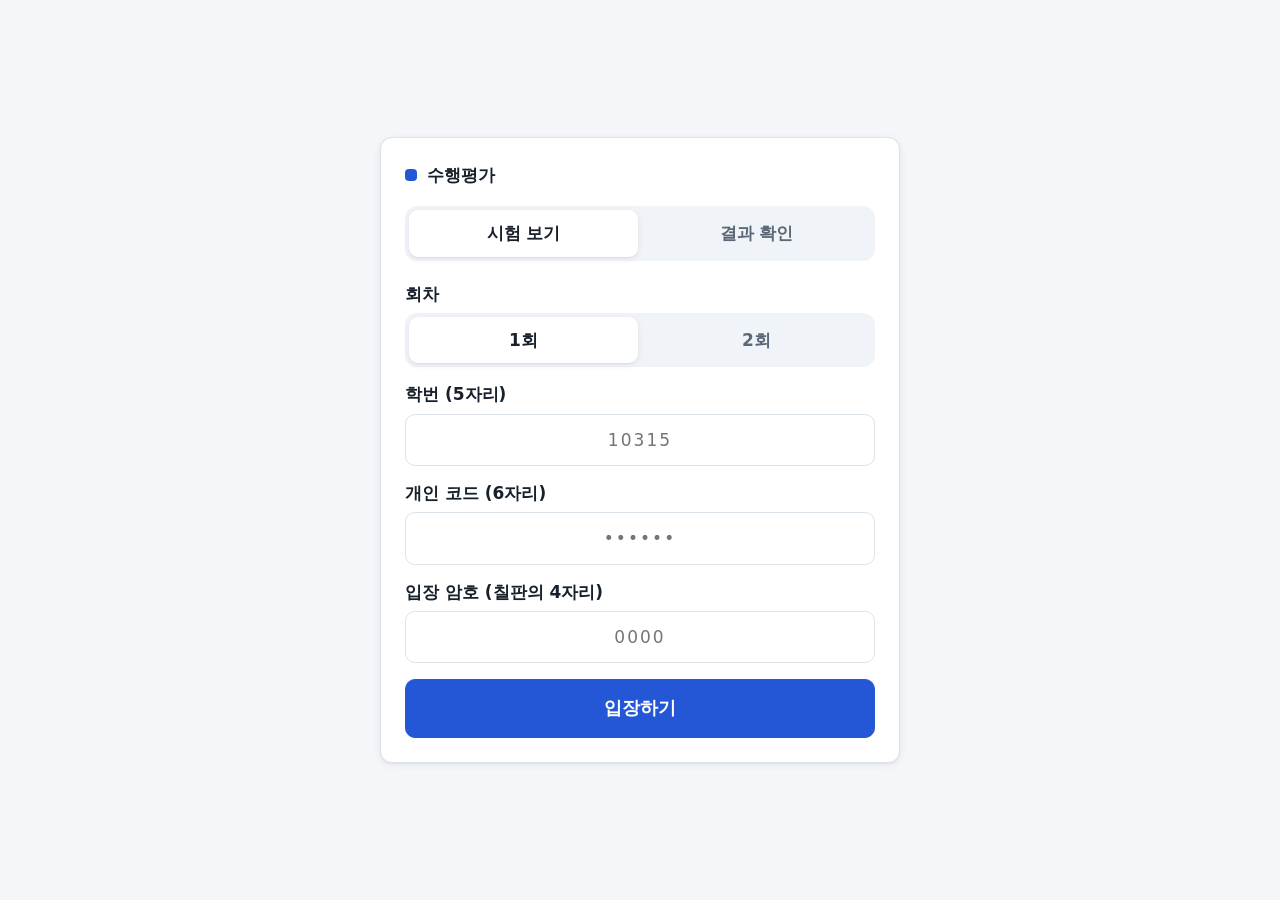
<file: index.html>
<!doctype html>
<html lang="ko">
<head>
<meta charset="utf-8">
<meta name="viewport" content="width=device-width, initial-scale=1">
<title>수행평가 응시</title>
<link rel="stylesheet" href="css/style.css">
<style>
  body.exam { overflow: hidden; user-select: none; -webkit-user-select: none; }
  .brand { display: flex; align-items: center; gap: 10px; font-weight: 800; font-size: 1.05rem; }
  .brand-dot { width: 12px; height: 12px; border-radius: 4px; background: var(--primary); }
  .center-screen { min-height: 100vh; display: flex; align-items: center; justify-content: center; padding: 24px 16px; }
  .rule-list { margin: 0; padding-left: 1.2em; }
  .rule-list li + li { margin-top: 6px; }

  /* 시험 화면 (CBT 방식) */
  .exam-shell { --qs: 1; height: 100vh; height: 100dvh; display: grid; grid-template-rows: auto 1fr auto; }
  .exam-top { display: flex; align-items: center; gap: 14px; padding: 10px 20px; background: var(--surface); border-bottom: 1px solid var(--line); flex-wrap: wrap; }
  .who { display: flex; align-items: center; gap: 8px; font-weight: 700; }
  .stat { font-size: .9rem; color: var(--text-2); white-space: nowrap; }
  .stat strong { color: var(--text); font-size: 1.05rem; }
  .stat.warn strong { color: var(--bad); }
  .fontsize { display: flex; align-items: center; gap: 4px; }
  .fontsize span { font-size: .85rem; color: var(--text-2); margin-right: 2px; }
  .fontsize button { font: inherit; font-weight: 800; width: 40px; height: 36px; border-radius: 8px; border: 1px solid var(--line); background: #fff; cursor: pointer; color: var(--text); }
  .fontsize button.on { background: var(--primary); border-color: var(--primary); color: #fff; }
  .timer { font-variant-numeric: tabular-nums; font-weight: 800; font-size: 1.35rem; padding: 4px 14px; border-radius: 10px; background: var(--surface-2); }
  .timer.low { background: var(--bad-soft); color: var(--bad); }
  .save-state { font-size: .82rem; color: var(--text-2); min-width: 56px; text-align: right; }
  .exam-main { display: grid; grid-template-columns: 1fr auto; gap: 16px; padding: 16px 20px; min-height: 0; }
  .q-card { background: var(--surface); border: 1px solid var(--line); border-radius: 16px; padding: 24px 30px; overflow: auto; min-height: 0; }
  .q-head { display: flex; align-items: center; gap: 12px; margin-bottom: 12px; }
  .q-no { color: var(--primary); font-weight: 800; font-size: calc(1.05rem * var(--qs)); }
  .unit-tag { font-size: .9rem; font-weight: 700; color: #3b4a5f; background: var(--surface-2); border: 1px solid var(--line); border-radius: 999px; padding: 5px 12px; }
  .flag-btn { font: inherit; font-size: .9rem; font-weight: 700; border: 1px solid var(--line); background: #fff; border-radius: 999px; padding: 6px 14px; cursor: pointer; color: var(--text-2); min-height: 36px; }
  .flag-btn.on { background: var(--warn-soft); border-color: #f0c98a; color: var(--warn); }
  .q-stem { font-size: calc(1.3rem * var(--qs)); font-weight: 700; line-height: 1.55; margin-bottom: 20px; }
  .opts { display: grid; gap: 12px; }
  .opt { display: flex; gap: 14px; align-items: center; text-align: left; width: 100%; font: inherit; font-size: calc(1.12rem * var(--qs));
         background: #fff; border: 2px solid var(--line); border-radius: 14px; padding: 14px 18px; cursor: pointer; min-height: 60px; color: var(--text); }
  .opt:hover { border-color: #b9c6dd; }
  .opt .mark { flex: none; width: 34px; height: 34px; border-radius: 50%; border: 2px solid #b9c3d0; display: flex; align-items: center; justify-content: center; font-weight: 800; color: var(--text-2); }
  .opt.sel { border-color: var(--primary); background: var(--primary-soft); }
  .opt.sel .mark { background: var(--primary); border-color: var(--primary); color: #fff; }

  /* 답안 표기란: 화면 크기에 맞춰 1줄·2줄·번호판으로 자동 배치 */
  .omr { background: var(--surface); border: 1px solid var(--line); border-radius: 16px; padding: 12px; display: flex; flex-direction: column; min-height: 0; }
  .omr h3 { font-size: .95rem; margin: 2px 4px 8px; }
  .omr-body { flex: 1; min-height: 0; display: grid; gap: 4px 14px; align-content: start; overflow: auto; }
  .omr.c1 .omr-body { grid-template-columns: auto; grid-auto-flow: row; }
  .omr.c2 .omr-body { grid-template-columns: auto auto; grid-template-rows: repeat(10, auto); grid-auto-flow: column; }
  .omr-row { display: flex; align-items: center; gap: 4px; border-radius: 10px; padding: 0 4px; height: var(--row-h, 44px); }
  .omr-row.cur { background: var(--primary-soft); }
  .omr-row.ualt:not(.cur) { background: #f6f8fb; }
  .omr-unit { width: 40px; flex: none; font-size: .72rem; font-weight: 800; color: var(--primary); text-align: center; line-height: 1.1; }
  .omr-sec { display: none; }
  .omr-no { font: inherit; font-weight: 800; width: 44px; height: calc(var(--row-h, 44px) - 4px); border: 0; background: transparent; cursor: pointer; color: var(--text); display: flex; align-items: center; justify-content: center; gap: 2px; border-radius: 8px; }
  .omr-no .fl { color: var(--warn); font-size: .8rem; }
  .bub { font: inherit; font-weight: 700; width: var(--bub, 38px); height: var(--bub, 38px); border-radius: 50%; border: 2px solid #b9c3d0; background: #fff; cursor: pointer; color: var(--text-2); padding: 0; font-size: .95rem; }
  .bub.on { background: #1f2937; border-color: #1f2937; color: #fff; }
  .omr.compact .omr-body { grid-template-columns: repeat(4, 1fr); gap: 8px; }
  .omr.compact .bub { display: none; }
  .omr.compact .omr-row { padding: 0; height: 48px; }
  .omr.compact .omr-no { width: 100%; height: 48px; border: 2px solid var(--line); background: #fff; }
  .omr.compact .omr-row.done .omr-no { background: var(--primary-soft); border-color: #b8c9f3; color: var(--primary); }
  .omr.compact .omr-row.cur .omr-no { border-color: var(--primary); }
  .omr.compact .omr-legend { display: none; }
  .omr.compact .omr-unit { display: none; }
  .omr.compact .omr-sec { display: block; grid-column: 1 / -1; font-size: .8rem; font-weight: 800; color: var(--primary); margin-top: 4px; }
  .omr-legend { font-size: .78rem; color: var(--text-2); margin: 8px 4px 0; }
  .exam-bottom { display: flex; gap: 10px; padding: 10px 20px; background: var(--surface); border-top: 1px solid var(--line); flex-wrap: wrap; }

  /* 제출 전 점검 */
  .check-grid { display: grid; grid-template-columns: repeat(5, 1fr); gap: 8px; margin: 12px 0; }
  .check-grid button { font: inherit; font-weight: 700; height: 52px; border-radius: 10px; border: 2px solid var(--line); background: #fff; cursor: pointer; color: var(--text); display: flex; flex-direction: column; align-items: center; justify-content: center; line-height: 1.1; }
  .check-grid button small { font-size: .72rem; font-weight: 600; }
  .check-grid button.done { background: var(--primary-soft); border-color: #b8c9f3; color: var(--primary); }
  .check-grid button.empty { background: var(--bad-soft); border-color: #efc4c4; color: var(--bad); }
  .check-grid button.flag { box-shadow: 0 0 0 3px #f0c98a inset; }

  /* 워터마크: 학번 */
  .watermark { position: fixed; inset: 0; pointer-events: none; z-index: 40; opacity: .035; overflow: hidden;
               font-weight: 800; font-size: 26px; color: #000; line-height: 120px; white-space: pre; transform: rotate(-18deg) scale(1.4); }

  /* 화면 이탈 가림막 */
  .cover { position: fixed; inset: 0; z-index: 60; background: #0f172a; color: #fff; display: flex; align-items: center; justify-content: center; text-align: center; padding: 24px; }
  .cover .btn { margin-top: 18px; }

  /* 결과 */
  .score-big { font-size: 3rem; font-weight: 800; line-height: 1; }
  .review-item { border: 1px solid var(--line); border-radius: 12px; padding: 14px 16px; }
  .review-item.wrong { border-color: #efc4c4; background: #fff8f8; }
  .review-opt { padding: 4px 8px; border-radius: 8px; }
  .review-opt.answer { background: var(--good-soft); color: #0f5534; font-weight: 700; }
  .review-opt.mine-wrong { background: var(--bad-soft); color: #8a1f1f; font-weight: 700; }

  @media (max-width: 760px) {
    .exam-main { grid-template-columns: 1fr; grid-template-rows: 1fr auto; }
    .omr { max-height: 34vh; }
    .q-card { padding: 18px; }
  }
  @media print { body * { display: none !important; } }
</style>
</head>
<body>
<noscript>이 페이지는 자바스크립트가 필요합니다.</noscript>

<!-- 1. 입장 -->
<section id="scr-enter" class="center-screen hidden">
  <div class="card narrow" style="width:100%">
    <div class="brand" style="margin-bottom:18px"><span class="brand-dot"></span>수행평가</div>
    <div class="tabs" role="tablist" style="margin-bottom:20px">
      <button type="button" class="on" data-tab="exam">시험 보기</button>
      <button type="button" data-tab="result">결과 확인</button>
    </div>

    <form id="f-enter" class="stack" autocomplete="off">
      <div id="lock-banner" class="notice warn hidden">
        <strong>잠금 모드가 아닙니다.</strong> 아래 버튼으로 시험 전용 화면(테스트 응시)을 열어 주세요.
        <div style="margin-top:10px"><a id="lock-link" class="btn primary block" href="#">잠금 모드로 열기</a></div>
        <div class="small" style="margin-top:8px">버튼이 작동하지 않으면 교사의 안내를 따라 이 화면에서 바로 입장하세요.</div>
      </div>
      <div id="lock-ok" class="notice good hidden">잠금 모드에서 응시 중입니다.</div>
      <div class="field">
        <label>회차</label>
        <div class="tabs" id="round-pick">
          <button type="button" class="on" data-round="1">1회</button>
          <button type="button" data-round="2">2회</button>
        </div>
      </div>
      <div class="field">
        <label for="in-sno">학번 (5자리)</label>
        <input id="in-sno" class="big-input" type="tel" inputmode="numeric" maxlength="5" placeholder="10315" required>
      </div>
      <div class="field">
        <label for="in-code">개인 코드 (6자리)</label>
        <input id="in-code" class="big-input" type="tel" inputmode="numeric" maxlength="6" placeholder="••••••" required>
      </div>
      <div class="field">
        <label for="in-pin">입장 암호 (칠판의 4자리)</label>
        <input id="in-pin" class="big-input" type="tel" inputmode="numeric" maxlength="4" placeholder="0000" required>
      </div>
      <div id="enter-msg" class="notice bad hidden" role="alert"></div>
      <button class="btn primary lg block" type="submit">입장하기</button>
    </form>

    <form id="f-result" class="stack hidden" autocomplete="off">
      <div class="field">
        <label for="r-sno">학번 (5자리)</label>
        <input id="r-sno" class="big-input" type="tel" inputmode="numeric" maxlength="5" required>
      </div>
      <div class="field">
        <label for="r-code">개인 코드 (6자리)</label>
        <input id="r-code" class="big-input" type="tel" inputmode="numeric" maxlength="6" required>
      </div>
      <div id="result-msg" class="notice bad hidden" role="alert"></div>
      <button class="btn primary lg block" type="submit">결과 보기</button>
    </form>
  </div>
</section>

<!-- 2. 시작 안내 -->
<section id="scr-guide" class="center-screen hidden">
  <div class="card narrow stack" style="width:100%">
    <div class="brand"><span class="brand-dot"></span><span id="g-title">수행평가</span></div>
    <h1 id="g-sno">학번</h1>
    <ul class="rule-list">
      <li><strong id="g-count">20</strong>문항, 제한 시간 <strong id="g-min">20</strong>분입니다. <strong>교사가 시험을 시작하면 반 전체가 동시에</strong> 시작하고 동시에 끝납니다.</li>
      <li>답은 고를 때마다 자동으로 저장됩니다.</li>
      <li>시험은 <strong>전체 화면</strong>으로 진행되며, Alt+Tab·윈도우 키는 막힙니다.</li>
      <li>다른 창으로 나가거나 전체 화면을 벗어나면 <strong>문제가 가려지고, 기록되어 교사 화면에 바로 표시</strong>됩니다.</li>
      <li>복사·붙여넣기·인쇄·우클릭은 막혀 있으며, 시도하면 기록됩니다.</li>
      <li>시간이 끝나면 그때까지 고른 답으로 자동 제출됩니다.</li>
    </ul>
    <div id="wait-box" class="notice hidden" style="text-align:center;padding:22px">
      <div style="font-size:1.4rem;font-weight:800;margin-bottom:6px" id="wait-title">준비 완료</div>
      <div id="wait-text">교사가 시험을 시작하면 자동으로 문제가 나옵니다. 화면을 그대로 두고 기다리세요.</div>
    </div>
    <div id="late-box" class="notice warn hidden"></div>
    <div id="guide-msg" class="notice bad hidden" role="alert"></div>
    <button id="btn-start" class="btn primary lg block" type="button">준비 완료 (전체 화면으로 대기)</button>
  </div>
</section>

<!-- 3. 시험 -->
<section id="scr-exam" class="exam-shell hidden">
  <header class="exam-top">
    <div class="who"><span class="brand-dot"></span><span id="e-title"></span><span class="badge primary" id="e-sno"></span></div>
    <div class="spacer"></div>
    <span class="stat">전체 <strong id="e-total">20</strong></span>
    <span class="stat warn" id="e-left-wrap">안 푼 문제 <strong id="e-left">20</strong></span>
    <div class="fontsize" role="group" aria-label="글자 크기"><span>글자 크기</span>
      <button type="button" data-fs="1" class="on">가</button><button type="button" data-fs="1.15">가</button><button type="button" data-fs="1.3">가</button>
    </div>
    <span class="save-state" id="e-save"></span>
    <span class="timer" id="e-timer" aria-live="off">--:--</span>
  </header>
  <main class="exam-main">
    <article class="q-card" id="q-card">
      <div class="q-head">
        <div class="q-no" id="e-qno"></div>
        <span class="unit-tag" id="e-unit"></span>
        <button type="button" class="flag-btn" id="btn-flag">☆ 다시 볼 문제로 표시</button>
      </div>
      <div class="q-stem" id="e-stem"></div>
      <div class="opts" id="e-opts"></div>
    </article>
    <aside class="omr c1" id="omr">
      <h3>답안 표기란</h3>
      <div class="omr-body" id="omr-body"></div>
      <div class="omr-legend" id="omr-legend">번호를 누르면 그 문제로 갑니다. ⚑는 다시 볼 문제입니다. 문제는 학습 순서대로 나옵니다.</div>
    </aside>
  </main>
  <footer class="exam-bottom">
    <button id="btn-prev" class="btn lg" type="button">← 이전 문제</button>
    <button id="btn-next" class="btn lg" type="button">다음 문제 →</button>
    <button id="btn-empty" class="btn lg" type="button">안 푼 문제로</button>
    <div class="spacer"></div>
    <button id="btn-submit" class="btn primary lg" type="button">답안 제출</button>
  </footer>
  <div class="watermark" id="watermark" aria-hidden="true"></div>
</section>

<!-- 4. 제출 완료 -->
<section id="scr-done" class="center-screen hidden">
  <div class="card narrow stack" style="width:100%;text-align:center">
    <div style="font-size:3rem">✔</div>
    <h1>제출 완료</h1>
    <p id="done-msg" class="muted">답안이 제출되었습니다. 점수는 시험이 마감된 뒤 '결과 확인'에서 볼 수 있습니다.</p>
    <p class="small muted"><span id="done-count">10</span>초 뒤 첫 화면으로 돌아갑니다.</p>
    <button id="btn-home" class="btn block" type="button">첫 화면으로</button>
  </div>
</section>

<!-- 5. 결과 -->
<section id="scr-result" class="hidden">
  <div class="wrap stack" style="max-width:860px">
    <div class="row"><div class="brand"><span class="brand-dot"></span>결과 확인</div><div class="spacer"></div>
      <span class="badge" id="res-sno"></span><button id="btn-res-back" class="btn sm" type="button">나가기</button></div>
    <div id="res-body" class="stack"></div>
  </div>
</section>

<!-- 화면 이탈 가림막 -->
<div id="cover" class="cover hidden">
  <div>
    <h2>시험 화면을 벗어났습니다</h2>
    <p>다른 창이나 전체 화면 밖으로 나가면 문제가 가려지고, 이 기록은 교사 화면에 바로 표시됩니다.<br>아래 버튼을 눌러 시험으로 돌아가세요.</p>
    <button id="btn-back" class="btn primary lg" type="button">시험으로 돌아가기</button>
  </div>
</div>

<div id="modal" class="modal-back hidden"><div class="modal" id="modal-body"></div></div>

<script src="config.js"></script>
<script src="vendor/supabase.js"></script>
<script src="js/student.js"></script>
</body>
</html>
</file>
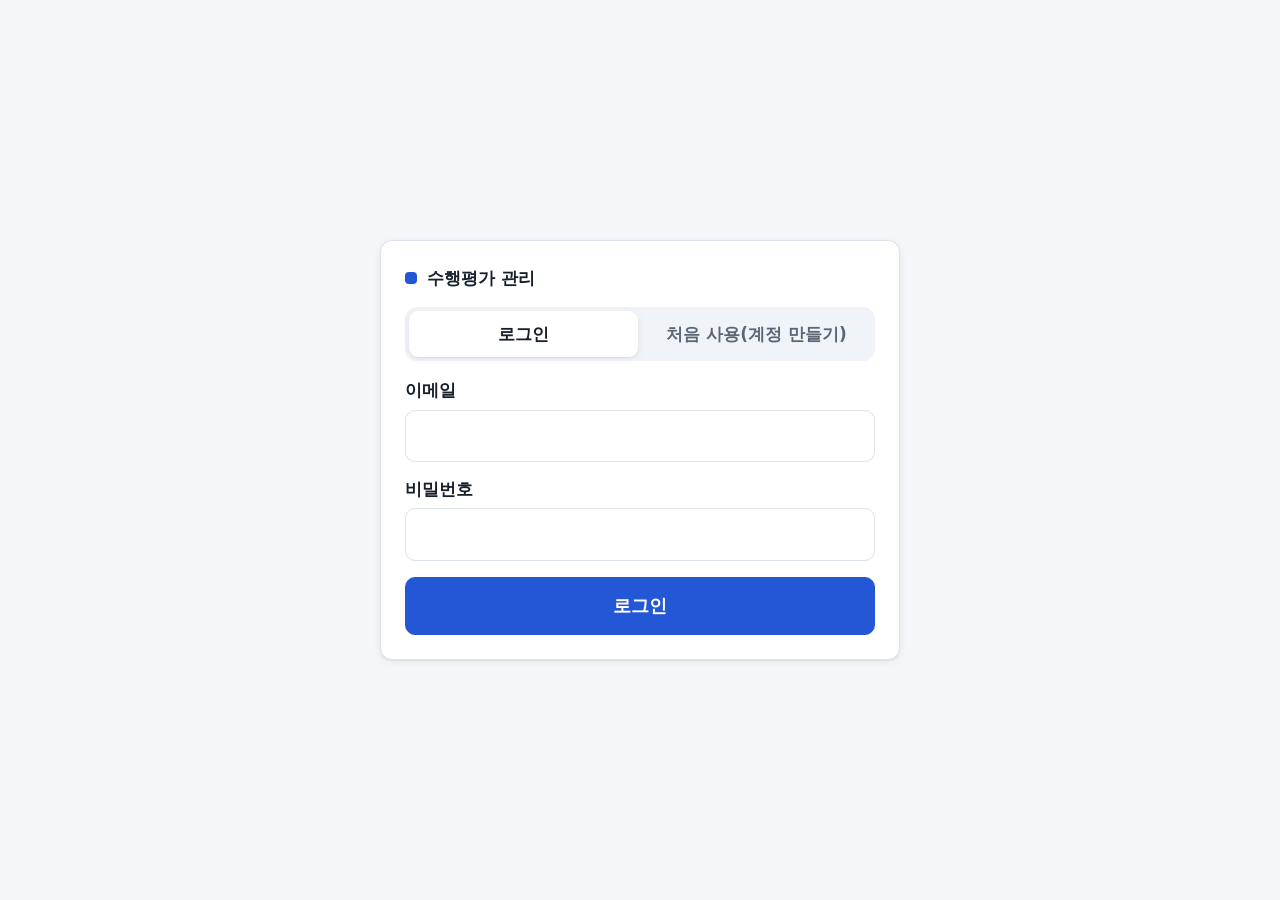
<file: admin.html>
<!doctype html>
<html lang="ko">
<head>
<meta charset="utf-8">
<meta name="viewport" content="width=device-width, initial-scale=1">
<title>수행평가 관리</title>
<link rel="stylesheet" href="css/style.css">
<style>
  .topbar { background: var(--surface); border-bottom: 1px solid var(--line); position: sticky; top: 0; z-index: 20; }
  .topbar .wrap { padding-top: 10px; padding-bottom: 10px; }
  .brand { display: flex; align-items: center; gap: 10px; font-weight: 800; }
  .brand-dot { width: 12px; height: 12px; border-radius: 4px; background: var(--primary); }
  nav.main { display: flex; gap: 4px; flex-wrap: wrap; }
  nav.main button { font: inherit; font-weight: 700; border: 0; background: transparent; padding: 8px 14px; border-radius: 9px; cursor: pointer; color: var(--text-2); }
  nav.main button.on { background: var(--primary-soft); color: var(--primary); }
  .pin-box { font-size: 4.2rem; font-weight: 800; letter-spacing: .25em; font-variant-numeric: tabular-nums; line-height: 1; color: var(--primary); }
  .kpis { display: grid; grid-template-columns: repeat(auto-fit, minmax(130px, 1fr)); gap: 12px; }
  .kpi { background: var(--surface); border: 1px solid var(--line); border-radius: 12px; padding: 12px 14px; }
  .kpi .v { font-size: 1.6rem; font-weight: 800; font-variant-numeric: tabular-nums; }
  .kpi .k { font-size: .85rem; color: var(--text-2); }
  .grid-2 { display: grid; grid-template-columns: 1fr 1fr; gap: 16px; }
  .sel-row { display: flex; gap: 8px; flex-wrap: wrap; }
  .sel-row button { font: inherit; font-weight: 700; min-width: 52px; height: 44px; border-radius: 10px; border: 1px solid var(--line); background: #fff; cursor: pointer; }
  .sel-row button.on { background: var(--primary); color: #fff; border-color: var(--primary); }
  .sel-row button .dot { display: inline-block; width: 8px; height: 8px; border-radius: 50%; background: var(--good); margin-left: 6px; vertical-align: middle; }
  details summary { cursor: pointer; font-weight: 700; }
  .qr { width: 150px; height: 150px; }
  .qr svg, .qr img { width: 100%; height: 100%; }
  .mono { font-family: ui-monospace, Consolas, monospace; font-size: .9rem; word-break: break-all; }
  .group-input { width: 70px !important; padding: 6px 8px !important; }
  .opt-list { margin: 0; padding-left: 0; list-style: none; font-size: .88rem; }
  .opt-list li.ans { color: var(--good); font-weight: 700; }
  @media (max-width: 800px) { .grid-2 { grid-template-columns: 1fr; } }

  /* 코드표 인쇄 */
  #print-area { display: none; }
  @media print {
    body > *:not(#print-area) { display: none !important; }
    #print-area { display: block; }
    .print-page { page-break-after: always; }
    .print-page h2 { margin: 0 0 6mm; font-size: 14pt; }
    .slips { display: grid; grid-template-columns: repeat(3, 1fr); gap: 0; }
    .slip { border: 1px dashed #888; padding: 4mm 5mm; height: 36mm; font-size: 11pt; break-inside: avoid; }
    .slip .sn { font-size: 15pt; font-weight: 800; }
    .slip .cd { font-size: 20pt; font-weight: 800; letter-spacing: 2pt; font-family: Consolas, monospace; }
    .slip .hint { font-size: 8.5pt; color: #444; }
  }
</style>
</head>
<body>

<!-- 로그인 -->
<section id="scr-login" class="hidden" style="min-height:100vh;display:flex;align-items:center;justify-content:center;padding:24px 16px">
  <div class="card narrow stack" style="width:100%">
    <div class="brand"><span class="brand-dot"></span>수행평가 관리</div>
    <div class="tabs">
      <button type="button" class="on" data-auth="login">로그인</button>
      <button type="button" data-auth="signup">처음 사용(계정 만들기)</button>
    </div>
    <form id="f-login" class="stack">
      <div class="field"><label for="l-email">이메일</label><input id="l-email" type="email" required autocomplete="username"></div>
      <div class="field"><label for="l-pw">비밀번호</label><input id="l-pw" type="password" required autocomplete="current-password" minlength="8"></div>
      <p id="signup-note" class="small muted hidden">가입 뒤 이메일로 온 확인 링크를 누르고 로그인하세요. 처음 계정은 바로 관리자가 되고, 그다음 계정은 기존 교사가 '설정'에서 승인해야 들어올 수 있습니다.</p>
      <div id="login-msg" class="notice hidden" role="alert"></div>
      <button class="btn primary lg block" type="submit" id="btn-login">로그인</button>
    </form>
  </div>
</section>

<!-- 관리 화면 -->
<div id="app" class="hidden">
  <header class="topbar">
    <div class="wrap row">
      <div class="brand"><span class="brand-dot"></span>수행평가 관리</div>
      <nav class="main" id="nav">
        <button type="button" data-view="run" class="on">수업 운영</button>
        <button type="button" data-view="results">결과</button>
        <button type="button" data-view="bank">문제은행</button>
        <button type="button" data-view="students">학생·코드</button>
        <button type="button" data-view="settings">설정</button>
      </nav>
      <div class="spacer"></div>
      <span class="small muted" id="who"></span>
      <button class="btn sm" id="btn-logout" type="button">로그아웃</button>
    </div>
  </header>

  <!-- 수업 운영 -->
  <main class="wrap stack" id="view-run">
    <div class="card stack">
      <div class="row">
        <div><label>회차</label><div class="sel-row" id="run-round"></div></div>
        <div style="flex:1;min-width:280px"><label>반</label><div class="sel-row" id="run-class"></div></div>
        <button class="btn primary" type="button" id="btn-join-info" style="align-self:flex-end">학생 접속 안내 크게 보기</button>
      </div>
    </div>
    <div class="grid-2" id="run-grid">
      <div class="card stack" id="session-card"></div>
      <div class="card stack hidden" id="lock-card">
        <h3>잠금 모드(테스트 응시) 링크</h3>
        <p class="small muted">학생은 응시 화면의 '잠금 모드로 열기' 버튼을 누르면 됩니다. 버튼이 안 되면 이 QR이나 주소로 여세요.</p>
        <div class="row" style="align-items:flex-start">
          <div class="qr" id="qr"></div>
          <div style="flex:1;min-width:180px" class="stack">
            <div class="mono" id="lock-url"></div>
            <button class="btn sm" type="button" id="btn-copy-lock">주소 복사</button>
            <div class="small muted">일반 응시 주소: <span class="mono" id="plain-url"></span></div>
          </div>
        </div>
      </div>
    </div>
    <div class="kpis" id="run-kpis"></div>
    <div class="row">
      <h3 style="margin:0">실시간 감독</h3><span class="small muted" id="run-updated"></span>
      <div class="spacer"></div>
      <label class="small" style="margin:0;font-weight:400"><input type="checkbox" id="run-hide-none"> 미응시·대상 아님 숨기기</label>
    </div>
    <div class="table-wrap">
      <table>
        <thead><tr><th>학번</th><th>상태</th><th class="num">답한 수</th><th class="num">남은 시간</th><th class="num">화면 이탈</th><th class="num">차단 시도</th><th>잠금 모드</th><th>접속</th><th>조치</th></tr></thead>
        <tbody id="run-body"></tbody>
      </table>
    </div>
    <p class="small muted">빨간 줄은 지금 시험 화면을 벗어난 학생입니다. 이탈·차단 기록은 알림 창이나 실수로도 생길 수 있으니 감점 전에 직접 확인하세요.</p>
  </main>

  <!-- 결과 -->
  <main class="wrap stack hidden" id="view-results">
    <div class="card row">
      <div><label>회차</label><div class="sel-row" id="res-round"></div></div>
      <div style="min-width:140px"><label for="res-class">반</label><select id="res-class"></select></div>
      <div style="min-width:160px"><label for="res-status">상태</label><select id="res-status">
        <option value="">전체</option><option value="submitted">제출</option><option value="none">미응시(3차시 대상)</option><option value="flag">이탈·차단 기록 있음</option>
      </select></div>
      <div class="spacer"></div>
      <button class="btn" type="button" id="btn-xlsx">엑셀 내려받기</button>
    </div>
    <div class="kpis" id="res-kpis"></div>
    <div class="card stack" id="review-card"></div>
    <div class="table-wrap">
      <table>
        <thead><tr><th>학번</th><th>상태</th><th class="num">정답 수</th><th class="num">점수</th><th>제출 시각</th><th class="num">이탈</th><th class="num">이탈 시간</th><th class="num">차단 시도</th><th class="num">복귀 직후 답</th><th>잠금</th><th>시간 조정</th><th></th></tr></thead>
        <tbody id="res-body"></tbody>
      </table>
    </div>
    <p class="small muted">'복귀 직후 답'은 화면 이탈에서 돌아온 뒤 20초 안에 답을 고른 횟수입니다. 의심이 가는 경우 '상세'에서 시간 순서를 확인하세요.</p>
    <details class="card">
      <summary>문항별 정답률</summary>
      <div class="table-wrap" style="margin-top:12px"><table>
        <thead><tr><th class="num">번호</th><th class="num">단원</th><th>발문</th><th class="num">출제 횟수</th><th class="num">정답률</th></tr></thead>
        <tbody id="stat-body"></tbody>
      </table></div>
    </details>
    <details class="card">
      <summary>응시 기록 삭제(학기 정리)</summary>
      <p class="small muted" style="margin-top:10px">이 회차의 응시·점수·이탈 기록과 반별 운영 상태를 모두 지웁니다. 먼저 엑셀로 내려받아 보관하세요. 문제은행과 학생 코드는 남습니다.</p>
      <button class="btn danger" type="button" id="btn-delete-records">이 회차 응시 기록 모두 삭제</button>
    </details>
  </main>

  <!-- 문제은행 -->
  <main class="wrap stack hidden" id="view-bank">
    <div class="card row">
      <div><label>회차</label><div class="sel-row" id="bank-round"></div></div>
      <div class="spacer"></div>
      <label class="btn" style="margin:0">문항 파일(docx) 올리기<input type="file" id="bank-file" accept=".docx" class="hidden"></label>
    </div>
    <div id="bank-preview"></div>
    <div class="card stack">
      <div><label>학습</label><div class="sel-row" id="bank-units"></div></div>
      <div class="muted" id="bank-unit-info"></div>
    </div>
    <p class="small muted">'금지 묶음'에 같은 이름(예: g1)을 넣은 문항끼리는 한 학생의 시험지에 하나만 나옵니다. 문항 내용은 원문 그대로이며 여기서 고치지 않습니다.</p>
    <div class="table-wrap"><table>
      <thead><tr><th class="num">번호</th><th>단원</th><th>발문 · 보기(초록이 정답)</th><th>쪽</th><th>금지 묶음</th></tr></thead>
      <tbody id="bank-body"></tbody>
    </table></div>
  </main>

  <!-- 학생·코드 -->
  <main class="wrap stack hidden" id="view-students">
    <div class="card stack">
      <h3>코드 발급</h3>
      <p class="small muted">학번은 다섯 자리(학년 1 + 반 2 + 번호 2)입니다. 반마다 1번부터 최대 번호까지 모두 만들고, 빈 번호(자퇴·전학 등)는 '대상 아님'으로 표시하세요. 이미 있는 학번의 코드는 바뀌지 않습니다.</p>
      <div class="row">
        <div style="width:110px"><label for="iss-grade">학년</label><input id="iss-grade" type="number" min="1" max="9" value="1"></div>
        <div style="width:110px"><label for="iss-classes">반 수</label><input id="iss-classes" type="number" min="1" max="30" value="8"></div>
        <div style="width:130px"><label for="iss-max">최대 번호</label><input id="iss-max" type="number" min="1" max="60" value="22"></div>
        <div style="align-self:flex-end"><button class="btn primary" type="button" id="btn-issue">코드 만들기</button></div>
      </div>
    </div>
    <div class="card row">
      <div style="min-width:160px"><label for="stu-class">반</label><select id="stu-class"></select></div>
      <div class="spacer"></div>
      <button class="btn" type="button" id="btn-print">이 반 코드표 인쇄</button>
      <button class="btn" type="button" id="btn-print-all">전체 코드표 인쇄</button>
    </div>
    <div class="table-wrap"><table>
      <thead><tr><th>학번</th><th>개인 코드</th><th>응시 대상</th><th>상태</th><th></th></tr></thead>
      <tbody id="stu-body"></tbody>
    </table></div>
  </main>

  <!-- 설정 -->
  <main class="wrap stack hidden" id="view-settings">
    <div class="card stack">
      <h3>교사</h3>
      <p class="small muted">두 번째 선생님이 가입하면 여기에 '승인 대기'로 나타납니다. 승인하면 같은 권한으로 함께 씁니다.</p>
      <div class="table-wrap"><table>
        <thead><tr><th>이메일</th><th>상태</th><th>맡은 반</th><th></th></tr></thead>
        <tbody id="teacher-body"></tbody>
      </table></div>
      <div>
        <label>내가 맡은 반 (수업 운영 화면에서 먼저 보입니다)</label>
        <div class="sel-row" id="my-classes"></div>
      </div>
    </div>
    <div class="card stack">
      <h3>학생 접속 주소</h3>
      <div class="field">
        <label for="set-short">짧은 주소 (선택)</label>
        <input id="set-short" type="text" placeholder="예: https://han.gl/abcd">
        <p class="small muted" style="margin-top:6px">단축 주소 서비스에서 아래 학생용 주소를 줄여 넣으면 '학생 접속 안내' 화면에 함께 크게 보입니다. 비워 두면 QR과 원래 주소만 보입니다.</p>
        <div class="mono small" id="student-url"></div>
      </div>
      <div><button class="btn primary" type="button" id="btn-save-short">저장</button></div>
    </div>
    <div class="card stack">
      <h3>회차</h3>
      <div id="set-rounds" class="stack"></div>
    </div>
    <div class="card stack">
      <h3>부정행위 방지</h3>
      <div class="notice">시험 중에는 항상 <strong>전체 화면 + Alt+Tab·윈도우 키 막기(크롬·엣지)</strong>가 켜지고, 다른 창으로 나가면 문제가 가려지며 이탈이 기록됩니다. 창 닫기와 Ctrl+Alt+Delete는 웹사이트로 막을 수 없으니 교실 감독과 휴대폰 수거를 함께 해 주세요.</div>
      <label style="font-weight:400"><input type="checkbox" id="set-use-lockdown"> <strong>잠금 모드(윈도우 테스트 응시) 사용</strong> — 학생 화면에 '잠금 모드로 열기' 버튼을 보여 줍니다.</label>
      <p class="small muted">학교 서피스 고에서 이 버튼을 눌렀을 때 테스트 응시 앱이 제대로 열리는 것을 확인한 경우에만 켜세요. 지금처럼 윈도우 로그인 화면으로 튕기는 기기에서는 끄세요.</p>
      <label style="font-weight:400"><input type="checkbox" id="set-lockdown" disabled> <strong>잠금 모드 필수</strong> — 테스트 응시 앱으로 열지 않으면 입장을 막습니다. (위 항목을 켰을 때만)</label>
      <p class="small muted">켠 뒤 잠금 모드가 감지되지 않으면 아무도 입장하지 못합니다. 리허설로 확인한 뒤에만 켜세요.</p>
      <div class="field">
        <label for="set-ip">학교 네트워크에서만 입장 (인터넷 주소 앞부분, 쉼표로 구분)</label>
        <input id="set-ip" type="text" placeholder="예: 211.234.">
        <p class="small muted" style="margin-top:6px">비워 두면 제한하지 않습니다. 학교 인터넷 주소는 정보 담당 선생님께 확인하세요. 아래 '최근 입장 주소'에서 실제 학교 주소를 확인할 수도 있습니다.</p>
        <div class="small" id="recent-ips"></div>
      </div>
      <div><button class="btn primary" type="button" id="btn-save-settings">저장</button></div>
    </div>
  </main>
</div>

<div id="join" class="hidden" style="position:fixed;inset:0;z-index:70;background:#fff;display:flex;flex-direction:column;align-items:center;justify-content:center;gap:18px;padding:24px;text-align:center">
  <div style="font-size:2rem;font-weight:800">수행평가 접속</div>
  <div id="join-qr" style="width:min(46vh,420px);height:min(46vh,420px)"></div>
  <div id="join-short" style="font-size:3rem;font-weight:800;color:var(--primary);word-break:break-all"></div>
  <div id="join-url" class="mono" style="font-size:1.3rem;color:var(--text-2);word-break:break-all"></div>
  <div id="join-pin" style="font-size:2.6rem;font-weight:800;letter-spacing:.04em"></div>
  <button class="btn lg" type="button" id="btn-join-close">닫기</button>
</div>
<div id="modal" class="modal-back hidden"><div class="modal" id="modal-body"></div></div>
<div id="print-area"></div>

<script src="config.js"></script>
<script src="vendor/supabase.js"></script>
<script src="vendor/jszip.min.js"></script>
<script src="vendor/xlsx.mini.min.js"></script>
<script src="vendor/qrcode.js"></script>
<script src="js/docx-parse.js"></script>
<script src="js/admin.js"></script>
</body>
</html>
</file>
<file: css/style.css>
:root {
  --bg: #f4f6f9;
  --surface: #ffffff;
  --surface-2: #f0f3f7;
  --line: #dde3ea;
  --text: #17202b;
  --text-2: #5b6776;
  --primary: #2457d6;
  --primary-soft: #e8eefc;
  --good: #16794a;
  --good-soft: #e3f4ea;
  --bad: #c62f2f;
  --bad-soft: #fbe9e9;
  --warn: #a35d00;
  --warn-soft: #fdf1dc;
  --radius: 12px;
  --shadow: 0 1px 2px rgba(16, 24, 40, .06), 0 2px 8px rgba(16, 24, 40, .06);
  color-scheme: light;
}
* { box-sizing: border-box; }
html, body { margin: 0; }
body {
  background: var(--bg); color: var(--text);
  font-family: "Pretendard", "Malgun Gothic", "Apple SD Gothic Neo", system-ui, sans-serif;
  font-size: 17px; line-height: 1.55; -webkit-tap-highlight-color: transparent;
}
h1, h2, h3 { line-height: 1.3; margin: 0 0 .5em; }
h1 { font-size: 1.6rem; } h2 { font-size: 1.25rem; } h3 { font-size: 1.05rem; }
p { margin: 0 0 .75em; }
.muted { color: var(--text-2); }
.small { font-size: .88rem; }
.hidden { display: none !important; }
.wrap { max-width: 1120px; margin: 0 auto; padding: 24px 16px; }
.narrow { max-width: 520px; }
.card { background: var(--surface); border: 1px solid var(--line); border-radius: var(--radius); box-shadow: var(--shadow); padding: 24px; }
.stack > * + * { margin-top: 16px; }
.row { display: flex; gap: 12px; align-items: center; flex-wrap: wrap; }
.spacer { flex: 1; }

/* 입력 */
label { display: block; font-weight: 600; margin-bottom: 6px; }
input[type=text], input[type=email], input[type=password], input[type=number], input[type=tel], select, textarea {
  width: 100%; font: inherit; padding: 12px 14px; border: 1px solid var(--line); border-radius: 10px;
  background: #fff; color: var(--text);
}
input:focus, select:focus, textarea:focus { outline: 3px solid var(--primary-soft); border-color: var(--primary); }
.field + .field { margin-top: 14px; }
.big-input { font-size: 1.5rem; letter-spacing: .12em; text-align: center; padding: 14px; }

/* 버튼 */
.btn {
  display: inline-flex; align-items: center; justify-content: center; gap: 8px;
  font: inherit; font-weight: 700; border: 1px solid var(--line); background: var(--surface); color: var(--text);
  padding: 11px 18px; border-radius: 10px; cursor: pointer; min-height: 46px; text-decoration: none;
}
.btn:hover { background: var(--surface-2); }
.btn:disabled { opacity: .5; cursor: not-allowed; }
.btn.primary { background: var(--primary); border-color: var(--primary); color: #fff; }
.btn.primary:hover { filter: brightness(1.06); }
.btn.danger { color: var(--bad); border-color: #efc4c4; }
.btn.danger.solid { background: var(--bad); color: #fff; border-color: var(--bad); }
.btn.good { background: var(--good); border-color: var(--good); color: #fff; }
.btn.block { width: 100%; }
.btn.lg { min-height: 58px; font-size: 1.15rem; padding: 14px 24px; }
.btn.sm { min-height: 36px; padding: 6px 12px; font-size: .9rem; }

/* 탭 */
.tabs { display: flex; gap: 4px; background: var(--surface-2); padding: 4px; border-radius: 12px; }
.tabs button { flex: 1; font: inherit; font-weight: 700; border: 0; background: transparent; padding: 10px 12px; border-radius: 9px; cursor: pointer; color: var(--text-2); }
.tabs button.on { background: var(--surface); color: var(--text); box-shadow: var(--shadow); }

/* 알림 */
.notice { border-radius: 10px; padding: 12px 14px; background: var(--surface-2); }
.notice.bad { background: var(--bad-soft); color: #8a1f1f; }
.notice.good { background: var(--good-soft); color: #0f5534; }
.notice.warn { background: var(--warn-soft); color: #6d3e00; }
.badge { display: inline-block; font-size: .78rem; font-weight: 700; padding: 2px 8px; border-radius: 999px; background: var(--surface-2); color: var(--text-2); white-space: nowrap; }
.badge.good { background: var(--good-soft); color: var(--good); }
.badge.bad { background: var(--bad-soft); color: var(--bad); }
.badge.warn { background: var(--warn-soft); color: var(--warn); }
.badge.primary { background: var(--primary-soft); color: var(--primary); }

/* 표 */
.table-wrap { overflow-x: auto; border: 1px solid var(--line); border-radius: var(--radius); background: var(--surface); }
table { border-collapse: collapse; width: 100%; font-size: .93rem; }
th, td { padding: 9px 12px; border-bottom: 1px solid var(--line); text-align: left; vertical-align: middle; }
th { background: var(--surface-2); font-weight: 700; white-space: nowrap; position: sticky; top: 0; }
tr:last-child td { border-bottom: 0; }
td.num, th.num { text-align: right; font-variant-numeric: tabular-nums; }
tr.alert td { background: var(--bad-soft); }
tr.dim td { color: var(--text-2); background: #fafbfc; }

/* 모달 */
.modal-back { position: fixed; inset: 0; background: rgba(15, 23, 42, .45); display: flex; align-items: center; justify-content: center; padding: 16px; z-index: 50; }
.modal { background: var(--surface); border-radius: 16px; max-width: 560px; width: 100%; max-height: 90vh; overflow: auto; padding: 24px; box-shadow: 0 20px 50px rgba(0,0,0,.25); }

/* 토스트 */
.toast { position: fixed; left: 50%; bottom: 28px; transform: translateX(-50%); background: #1f2937; color: #fff; padding: 12px 18px; border-radius: 10px; z-index: 80; font-weight: 600; box-shadow: var(--shadow); max-width: calc(100% - 32px); }

@media (max-width: 640px) {
  .card { padding: 18px; }
  body { font-size: 16px; }
}
</file>
